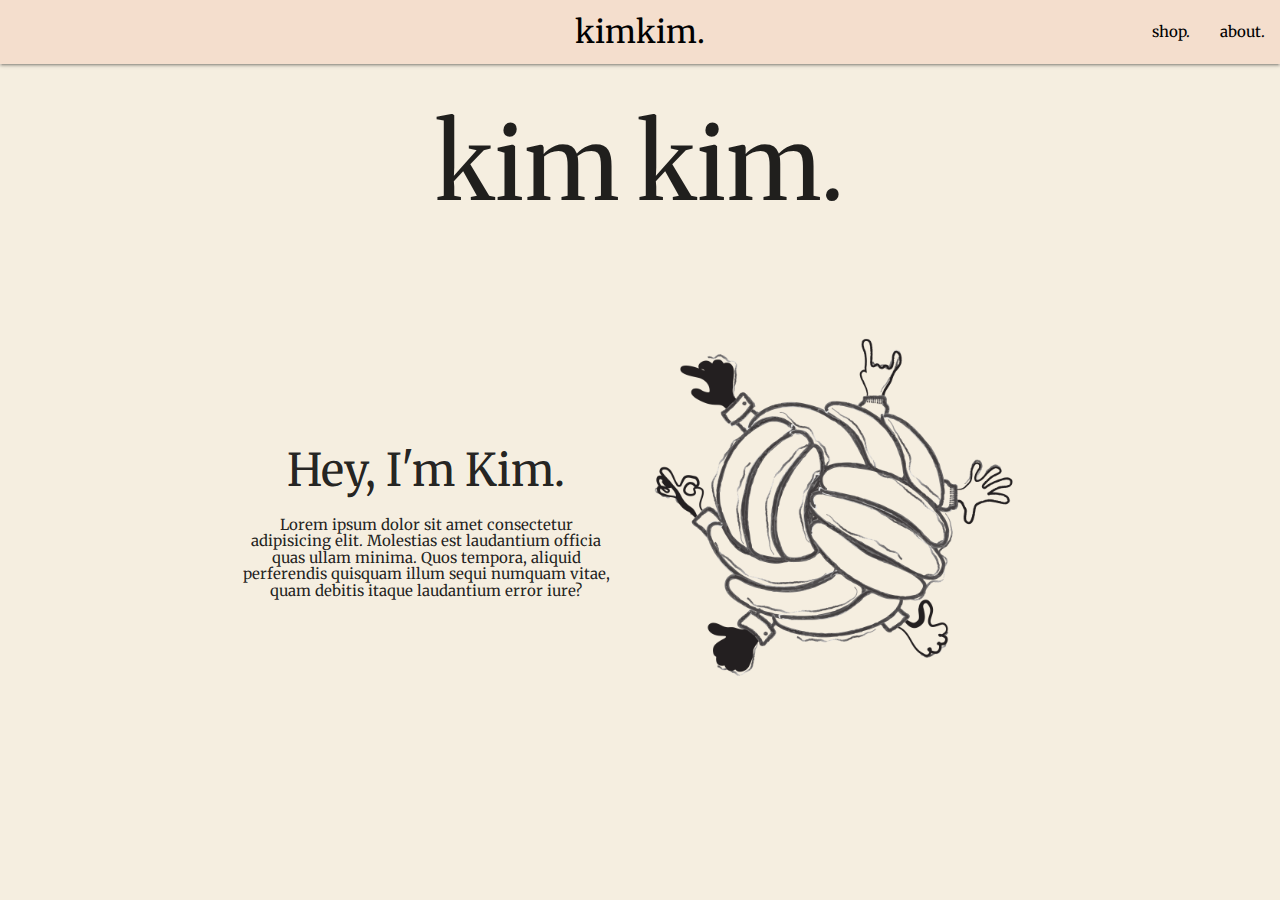
<file: index.html>
<!DOCTYPE html>
  <html>
    <head>
      <!--Import Google Icon Font-->
      <link href="https://fonts.googleapis.com/icon?family=Material+Icons" rel="stylesheet">
      <!--css imports-->
      <link type="text/css" rel="stylesheet" href="/css/materialize.css"  media="screen,projection"/>
      <link rel="stylesheet" href="/css/materialize.min.css">
      <link rel="stylesheet" href="/css/style.css">
      <link rel="stylesheet" href="/css/utilities.css">
      <!-- java imports -->
      <link rel="stylesheet" href="/javascript/script.js">
      <link rel="stylesheet" href="/javascript/materialize.min.js">
      <link rel="stylesheet" href="/javascript/materialize.js">
      <!-- font & icon imports -->
      <link rel="preconnect" href="https://fonts.gstatic.com">
      <link href="https://fonts.googleapis.com/css2?family=Merriweather:ital,wght@0,300;0,400;0,700;0,900;1,300;1,400;1,700&display=swap" rel="stylesheet">
      <link rel="stylesheet" href="https://cdnjs.cloudflare.com/ajax/libs/font-awesome/5.15.1/css/all.min.css" />

      <!--Let browser know website is optimized for mobile-->
      <meta name="viewport" content="width=device-width, initial-scale=1.0"/>
    </head>
    <body> 
    <nav>
      <div class="nav-wrapper">
        <a href="index.html" class="brand-logo center black-text">kimkim.</a>
        <ul id="nav-mobile" class="right hide-on-med-and-down">
          <li><a href="shop.html" class="black-text">shop.</a></li>
          <li><a href="collapsible.html" class="black-text">about.</a></li>
        </ul>
      </div>
    </nav>
    <div class="main-header">
        <h1>kim kim.</h1>
    </div>

    <!-- showcase -->
    <section class='container'>
        <div class="secondary-header grid">
            <div class="left-header">
                <h2 class="lg-font">Hey, I'm Kim.</h2>
                <h6 class="text-center md-font">Lorem ipsum dolor sit amet consectetur adipisicing elit. Molestias est laudantium officia quas ullam minima. Quos tempora, aliquid perferendis quisquam illum sequi numquam vitae, quam debitis itaque laudantium error iure?</h6>
            </div>
            <div class="right-header">
                <img src="img/02 copy.png" alt="">
            </div>
        </div>
    </section>
     

    


  

      <!--JavaScript at end of body for optimized loading-->
      <script type="text/javascript" src="javascript/script.js"></script>
      <script type="text/javascript" src="/javascript/materialize.min.js"></script>
    </body>
  </html>
</file>
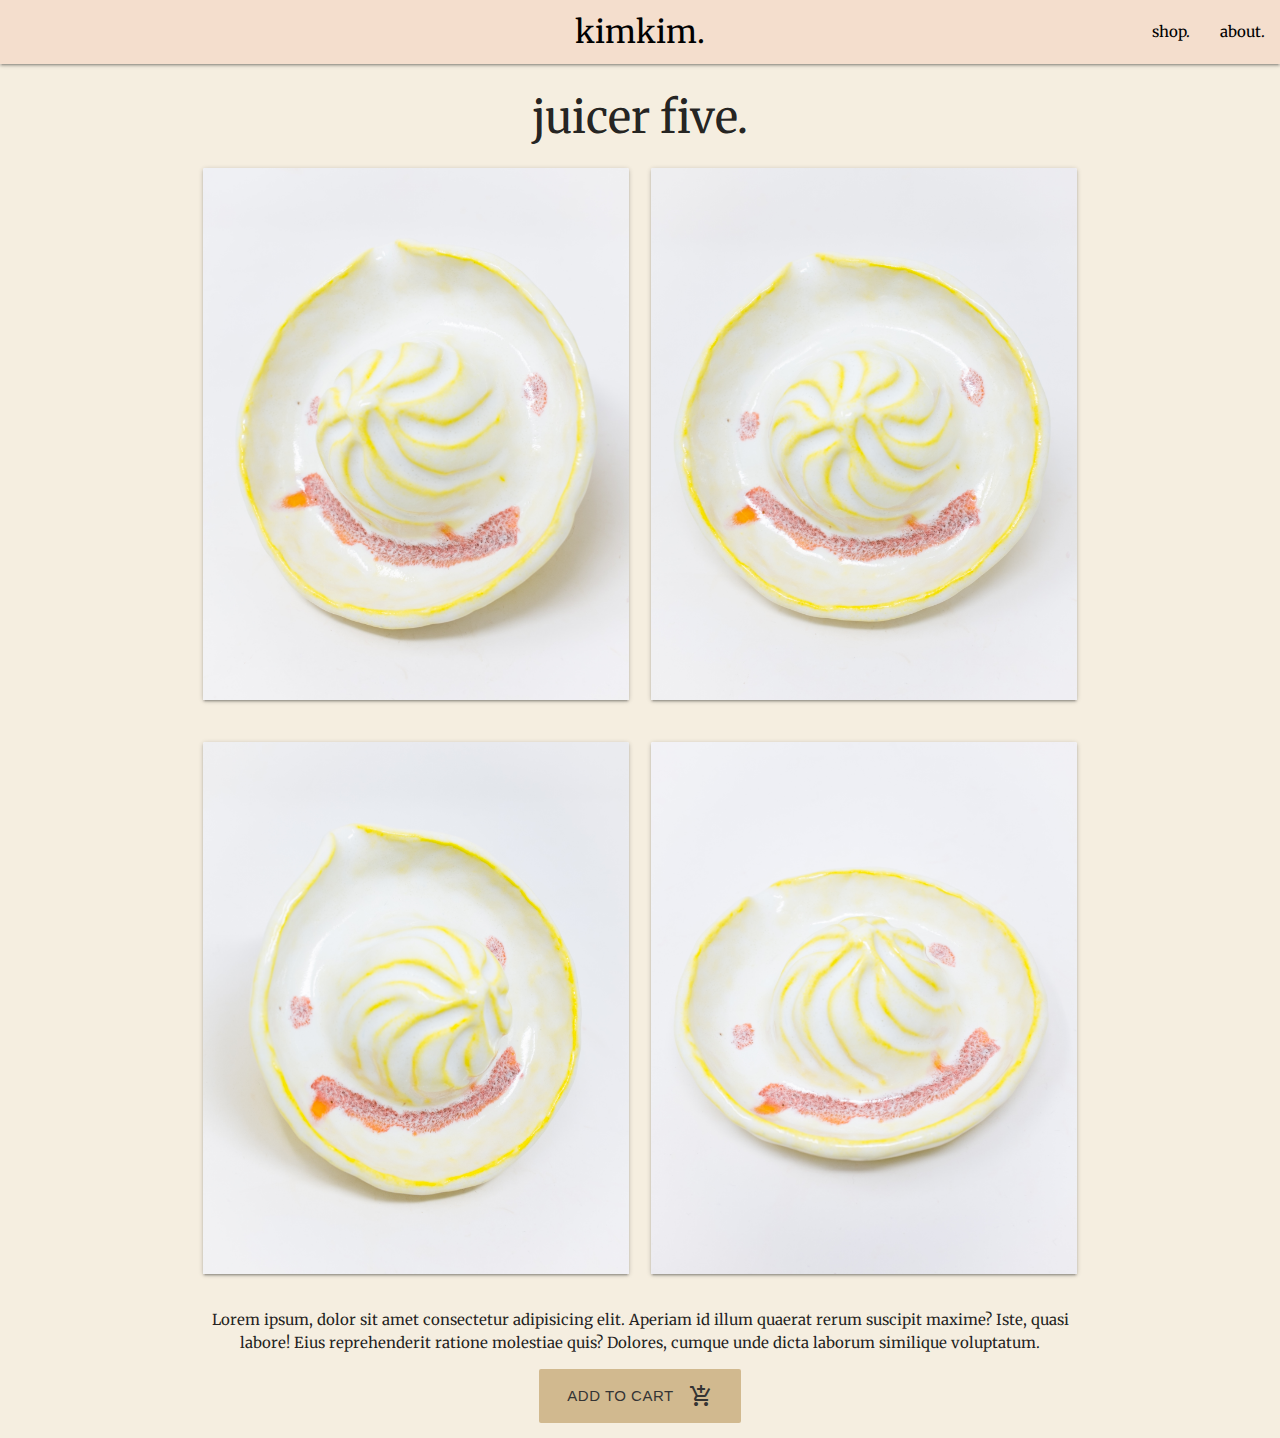
<file: product pages/david_juicer.html>
<!DOCTYPE html>
  <html>
    <head>
      <!--Import Google Icon Font-->
      <link href="https://fonts.googleapis.com/icon?family=Material+Icons" rel="stylesheet">
      <!--css imports-->
      <link type="text/css" rel="stylesheet" href="/css/materialize.css"  media="screen,projection"/>
      <link rel="stylesheet" href="/css/materialize.min.css">
      <link rel="stylesheet" href="/css/style.css">
      <link rel="stylesheet" href="/css/utilities.css">
      <!-- java imports -->
      <link rel="stylesheet" href="/javascript/script.js">
      <link rel="stylesheet" href="/javascript/materialize.min.js">
      <link rel="stylesheet" href="/javascript/materialize.js">
      <!-- font & icon imports -->
      <link rel="preconnect" href="https://fonts.gstatic.com">
      <link href="https://fonts.googleapis.com/css2?family=Merriweather:ital,wght@0,300;0,400;0,700;0,900;1,300;1,400;1,700&display=swap" rel="stylesheet">
      <link rel="stylesheet" href="https://cdnjs.cloudflare.com/ajax/libs/font-awesome/5.15.1/css/all.min.css" />

      <!--Let browser know website is optimized for mobile-->
      <meta name="viewport" content="width=device-width, initial-scale=1.0"/>
    </head>
    <body> 
     <nav>
      <div class="nav-wrapper">
        <a href="/index.html" class="brand-logo center black-text">kimkim.</a>
        <ul id="nav-mobile" class="right hide-on-med-and-down">
          <li><a href="/shop.html" class="black-text">shop.</a></li>
          <li><a href="collapsible.html" class="black-text">about.</a></li>
        </ul>
      </div>
     </nav>
     <!-- item title -->
     <div class="item-header">
        <h3 class="center lg-font">juicer five.</h3>
     </div>
     <!-- grid display -->
     <div class="container">
        <div class="row">
            <div class="col s6">
              <div class="card">
                <div class="card-image">
                  <img src="/img/product/Juicer_David1.jpg">
                </div>
              </div>
            </div>
            <div class="col s6">
              <div class="card">
                <div class="card-image">
                  <img src="/img/product/Juicer_David2.jpg">
                </div>
              </div>
            </div>
        </div>
     </div>
     <div class="container">
        <div class="row">
            <div class="col s6">
              <div class="card">
                <div class="card-image">
                  <img src="/img/product/Juicer_David3.jpg">
                </div>
              </div>
            </div>
            <div class="col s6">
              <div class="card">
                <div class="card-image">
                  <img src="/img/product/Juicer_David4.jpg">
                </div>
              </div>
            </div>
        </div>
     </div>
     <!-- item info and buy button? -->
     <div class="container center">
         <p class="md-font center">
             Lorem ipsum, dolor sit amet consectetur adipisicing elit. Aperiam id illum quaerat rerum suscipit maxime? Iste, quasi labore! Eius reprehenderit ratione molestiae quis? Dolores, cumque unde dicta laborum similique voluptatum.
         </p>
         <a class="btn-large btn-flat btn-add-to-cart"><i class="material-icons right">add_shopping_cart</i>add to cart</a>
         
     </div>
        
     </div>
    </body>
  </html>
</file>
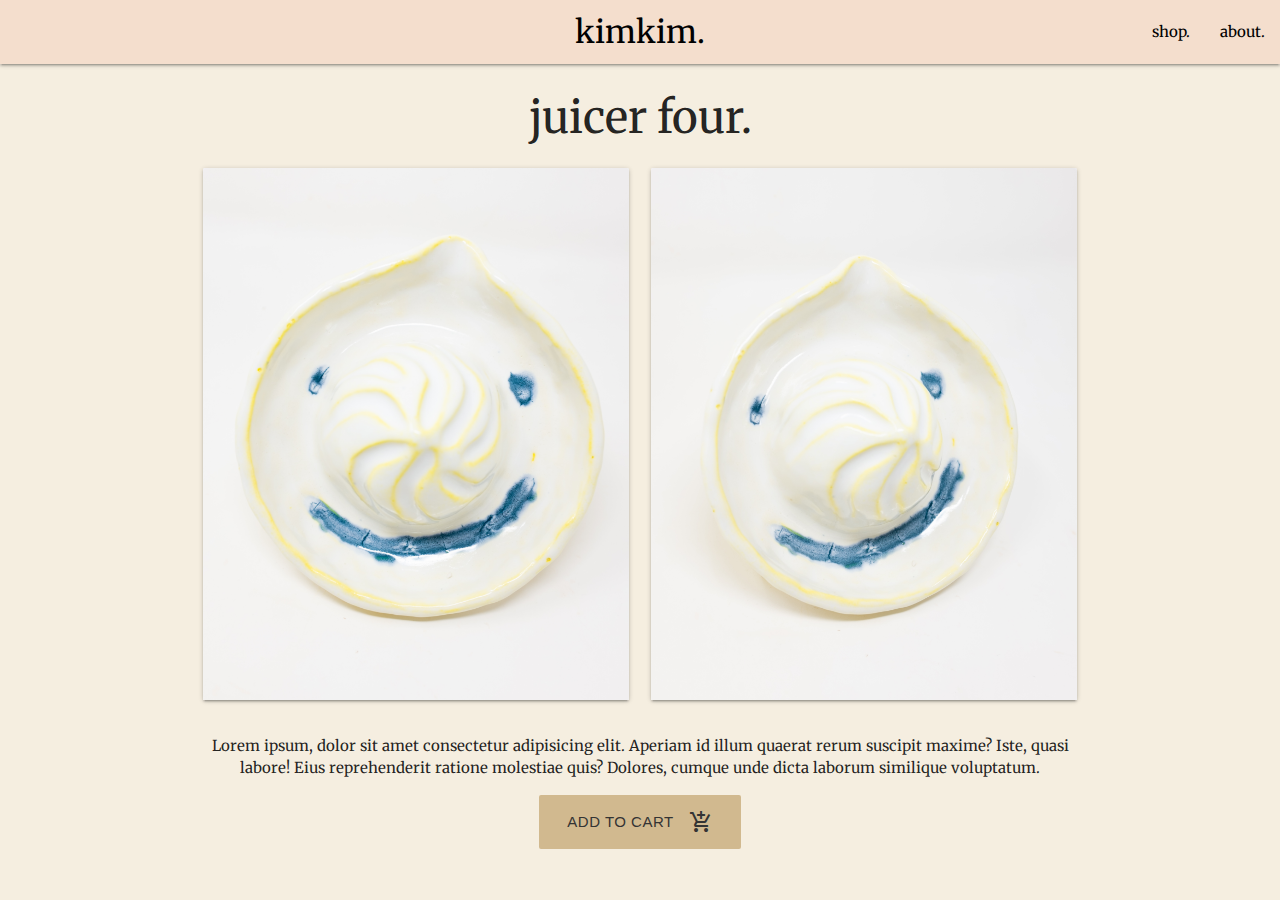
<file: product pages/juicer_juicer.html>
<!DOCTYPE html>
  <html>
    <head>
      <!--Import Google Icon Font-->
      <link href="https://fonts.googleapis.com/icon?family=Material+Icons" rel="stylesheet">
      <!--css imports-->
      <link type="text/css" rel="stylesheet" href="/css/materialize.css"  media="screen,projection"/>
      <link rel="stylesheet" href="/css/materialize.min.css">
      <link rel="stylesheet" href="/css/style.css">
      <link rel="stylesheet" href="/css/utilities.css">
      <!-- java imports -->
      <link rel="stylesheet" href="/javascript/script.js">
      <link rel="stylesheet" href="/javascript/materialize.min.js">
      <link rel="stylesheet" href="/javascript/materialize.js">
      <!-- font & icon imports -->
      <link rel="preconnect" href="https://fonts.gstatic.com">
      <link href="https://fonts.googleapis.com/css2?family=Merriweather:ital,wght@0,300;0,400;0,700;0,900;1,300;1,400;1,700&display=swap" rel="stylesheet">
      <link rel="stylesheet" href="https://cdnjs.cloudflare.com/ajax/libs/font-awesome/5.15.1/css/all.min.css" />

      <!--Let browser know website is optimized for mobile-->
      <meta name="viewport" content="width=device-width, initial-scale=1.0"/>
    </head>
    <body> 
     <nav>
      <div class="nav-wrapper">
        <a href="/index.html" class="brand-logo center black-text">kimkim.</a>
        <ul id="nav-mobile" class="right hide-on-med-and-down">
          <li><a href="/shop.html" class="black-text">shop.</a></li>
          <li><a href="collapsible.html" class="black-text">about.</a></li>
        </ul>
      </div>
     </nav>
     <!-- item title -->
     <div class="item-header">
        <h3 class="center lg-font">juicer four.</h3>
     </div>
     <!-- grid display -->
     <div class="container">
        <div class="row">
            <div class="col s6">
              <div class="card">
                <div class="card-image">
                  <img src="/img/product/Juicer1.jpg">
                </div>
              </div>
            </div>
            <div class="col s6">
              <div class="card">
                <div class="card-image">
                  <img src="/img/product/Juicer1-2.jpg">
                </div>
              </div>
            </div>
        </div>
     </div>
     <!-- item info and buy button? -->
     <div class="container center">
         <p class="md-font center">
             Lorem ipsum, dolor sit amet consectetur adipisicing elit. Aperiam id illum quaerat rerum suscipit maxime? Iste, quasi labore! Eius reprehenderit ratione molestiae quis? Dolores, cumque unde dicta laborum similique voluptatum.
         </p>
         <a class="btn-large btn-flat btn-add-to-cart"><i class="material-icons right">add_shopping_cart</i>add to cart</a>
         
     </div>
        
     </div>
    </body>
  </html>
</file>
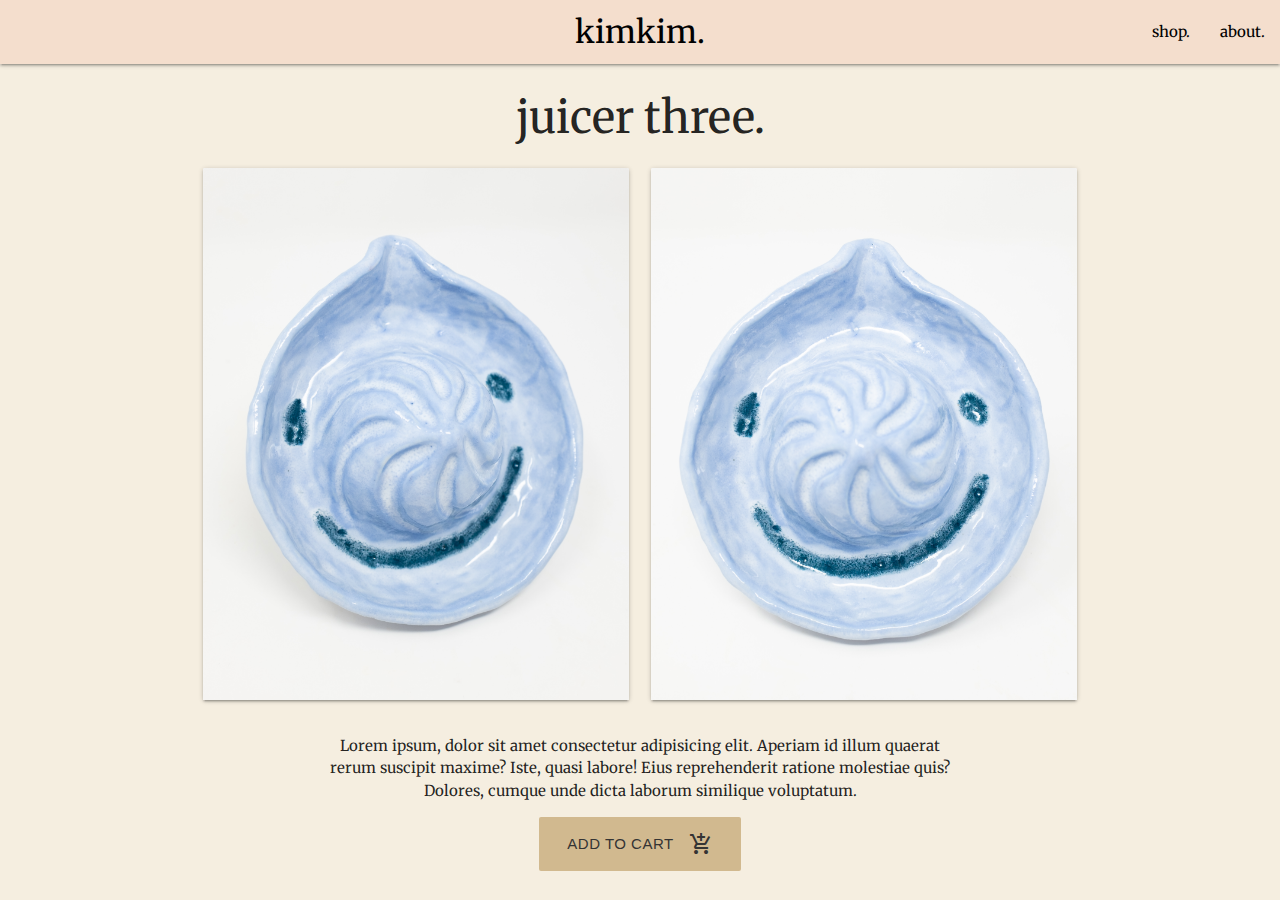
<file: product pages/mary_juicer.html>
<!DOCTYPE html>
  <html>
    <head>
      <!--Import Google Icon Font-->
      <link href="https://fonts.googleapis.com/icon?family=Material+Icons" rel="stylesheet">
      <!--css imports-->
      <link type="text/css" rel="stylesheet" href="/css/materialize.css"  media="screen,projection"/>
      <link rel="stylesheet" href="/css/materialize.min.css">
      <link rel="stylesheet" href="/css/style.css">
      <link rel="stylesheet" href="/css/utilities.css">
      <!-- java imports -->
      <link rel="stylesheet" href="/javascript/script.js">
      <link rel="stylesheet" href="/javascript/materialize.min.js">
      <link rel="stylesheet" href="/javascript/materialize.js">
      <!-- font & icon imports -->
      <link rel="preconnect" href="https://fonts.gstatic.com">
      <link href="https://fonts.googleapis.com/css2?family=Merriweather:ital,wght@0,300;0,400;0,700;0,900;1,300;1,400;1,700&display=swap" rel="stylesheet">
      <link rel="stylesheet" href="https://cdnjs.cloudflare.com/ajax/libs/font-awesome/5.15.1/css/all.min.css" />

      <!--Let browser know website is optimized for mobile-->
      <meta name="viewport" content="width=device-width, initial-scale=1.0"/>
    </head>
    <body> 
     <nav>
      <div class="nav-wrapper">
        <a href="/index.html" class="brand-logo center black-text">kimkim.</a>
        <ul id="nav-mobile" class="right hide-on-med-and-down">
          <li><a href="/shop.html" class="black-text">shop.</a></li>
          <li><a href="collapsible.html" class="black-text">about.</a></li>
        </ul>
      </div>
     </nav>
     <!-- item title -->
     <div class="item-header">
        <h3 class="center lg-font">juicer three.</h3>
     </div>
     <!-- grid display -->
     <div class="container">
        <div class="row">
            <div class="col s6">
              <div class="card">
                <div class="card-image">
                  <img src="/img/product/Juicer_Mary.jpg">
                </div>
              </div>
            </div>
            <div class="col s6">
              <div class="card">
                <div class="card-image">
                  <img src="/img/product/Juicer_Mary2.jpg">
                </div>
              </div>
            </div>
     </div>
     <!-- item info and buy button? -->
     <div class="container center">
         <p class="md-font center">
             Lorem ipsum, dolor sit amet consectetur adipisicing elit. Aperiam id illum quaerat rerum suscipit maxime? Iste, quasi labore! Eius reprehenderit ratione molestiae quis? Dolores, cumque unde dicta laborum similique voluptatum.
         </p>
         <a class="btn-large btn-flat btn-add-to-cart"><i class="material-icons right">add_shopping_cart</i>add to cart</a>
         
     </div>
        
     </div>
    </body>
  </html>
</file>
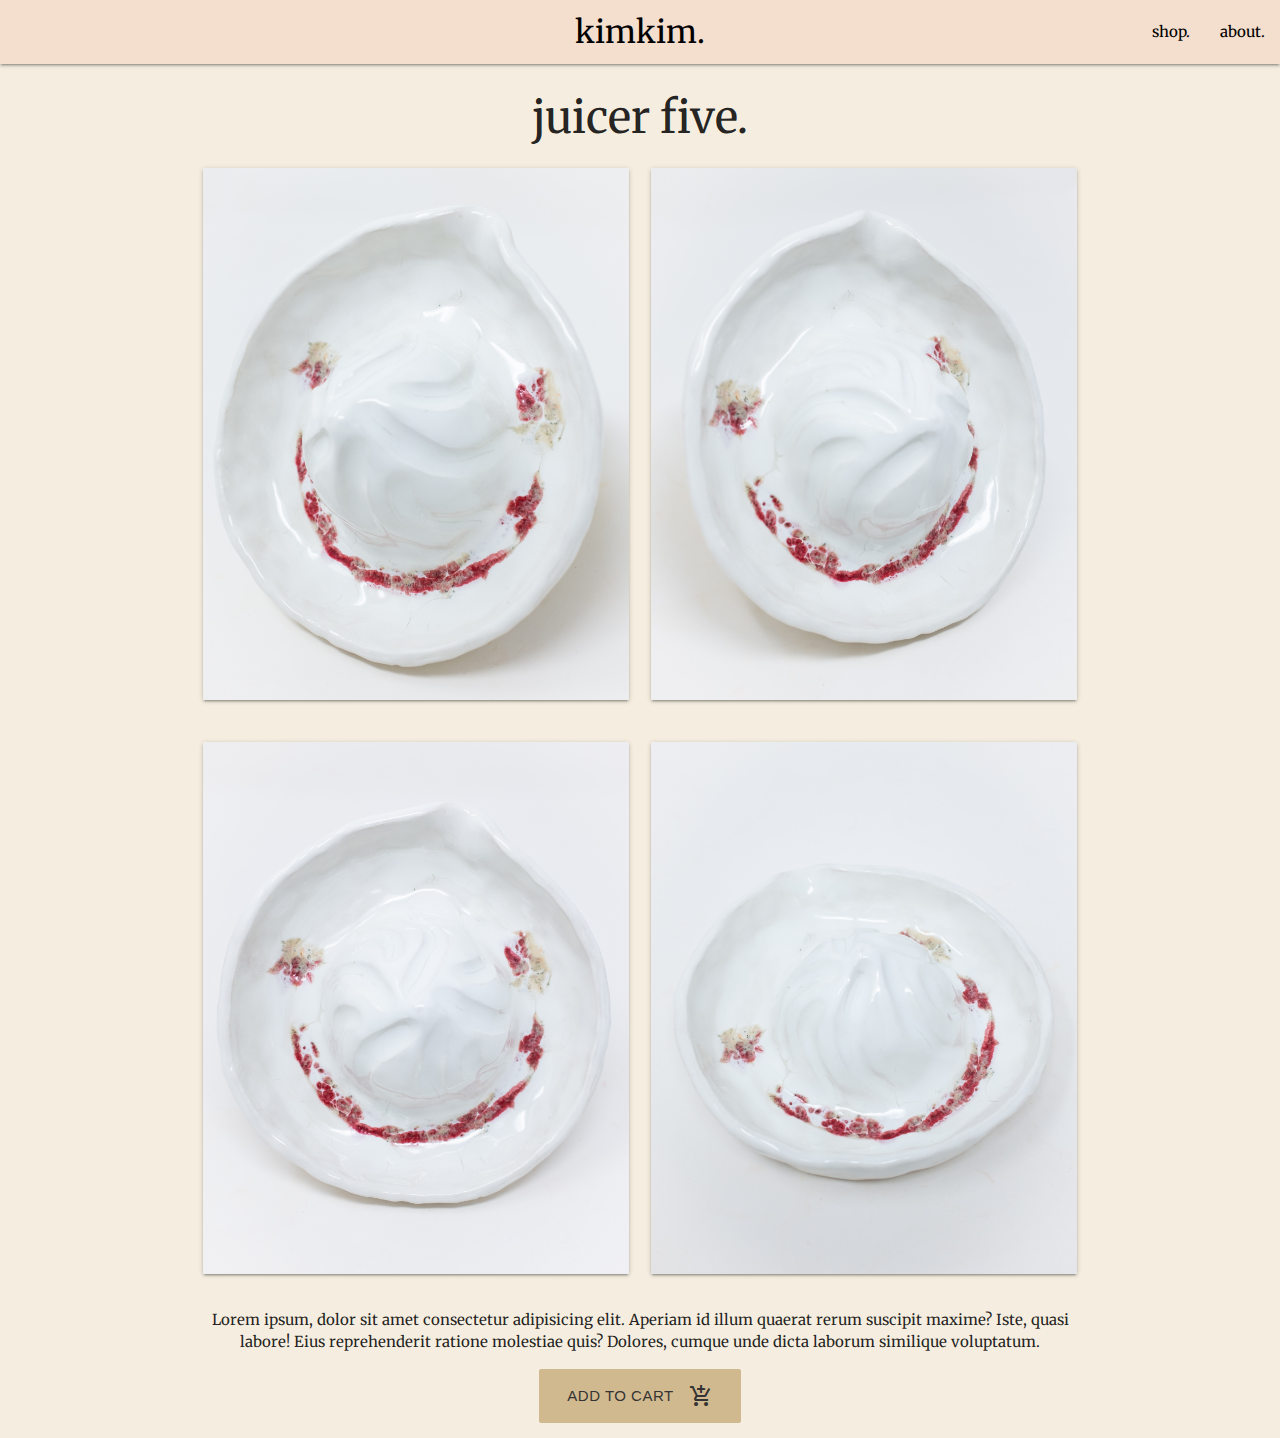
<file: product pages/samantha_juicer.html>
<!DOCTYPE html>
  <html>
    <head>
      <!--Import Google Icon Font-->
      <link href="https://fonts.googleapis.com/icon?family=Material+Icons" rel="stylesheet">
      <!--css imports-->
      <link type="text/css" rel="stylesheet" href="/css/materialize.css"  media="screen,projection"/>
      <link rel="stylesheet" href="/css/materialize.min.css">
      <link rel="stylesheet" href="/css/style.css">
      <link rel="stylesheet" href="/css/utilities.css">
      <!-- java imports -->
      <link rel="stylesheet" href="/javascript/script.js">
      <link rel="stylesheet" href="/javascript/materialize.min.js">
      <link rel="stylesheet" href="/javascript/materialize.js">
      <!-- font & icon imports -->
      <link rel="preconnect" href="https://fonts.gstatic.com">
      <link href="https://fonts.googleapis.com/css2?family=Merriweather:ital,wght@0,300;0,400;0,700;0,900;1,300;1,400;1,700&display=swap" rel="stylesheet">
      <link rel="stylesheet" href="https://cdnjs.cloudflare.com/ajax/libs/font-awesome/5.15.1/css/all.min.css" />

      <!--Let browser know website is optimized for mobile-->
      <meta name="viewport" content="width=device-width, initial-scale=1.0"/>
    </head>
    <body> 
     <nav>
      <div class="nav-wrapper">
        <a href="/index.html" class="brand-logo center black-text">kimkim.</a>
        <ul id="nav-mobile" class="right hide-on-med-and-down">
          <li><a href="/shop.html" class="black-text">shop.</a></li>
          <li><a href="collapsible.html" class="black-text">about.</a></li>
        </ul>
      </div>
     </nav>
     <!-- item title -->
     <div class="item-header">
        <h3 class="center lg-font">juicer five.</h3>
     </div>
     <!-- grid display -->
     <div class="container">
        <div class="row">
            <div class="col s6">
              <div class="card">
                <div class="card-image">
                  <img src="/img/product/Juicer_Samantha1.jpg">
                </div>
              </div>
            </div>
            <div class="col s6">
              <div class="card">
                <div class="card-image">
                  <img src="/img/product/Juicer_Samantha2.jpg">
                </div>
              </div>
            </div>
        </div>
     </div>
     <div class="container">
        <div class="row">
            <div class="col s6">
              <div class="card">
                <div class="card-image">
                  <img src="/img/product/Juicer_Samantha3.jpg">
                </div>
              </div>
            </div>
            <div class="col s6">
              <div class="card">
                <div class="card-image">
                  <img src="/img/product/Juicer_Samantha4.jpg">
                </div>
              </div>
            </div>
        </div>
     </div>
     <!-- item info and buy button? -->
     <div class="container center">
         <p class="md-font center">
             Lorem ipsum, dolor sit amet consectetur adipisicing elit. Aperiam id illum quaerat rerum suscipit maxime? Iste, quasi labore! Eius reprehenderit ratione molestiae quis? Dolores, cumque unde dicta laborum similique voluptatum.
         </p>
         <a class="btn-large btn-flat btn-add-to-cart"><i class="material-icons right">add_shopping_cart</i>add to cart</a>
         
     </div>
        
     </div>
    </body>
  </html>
</file>
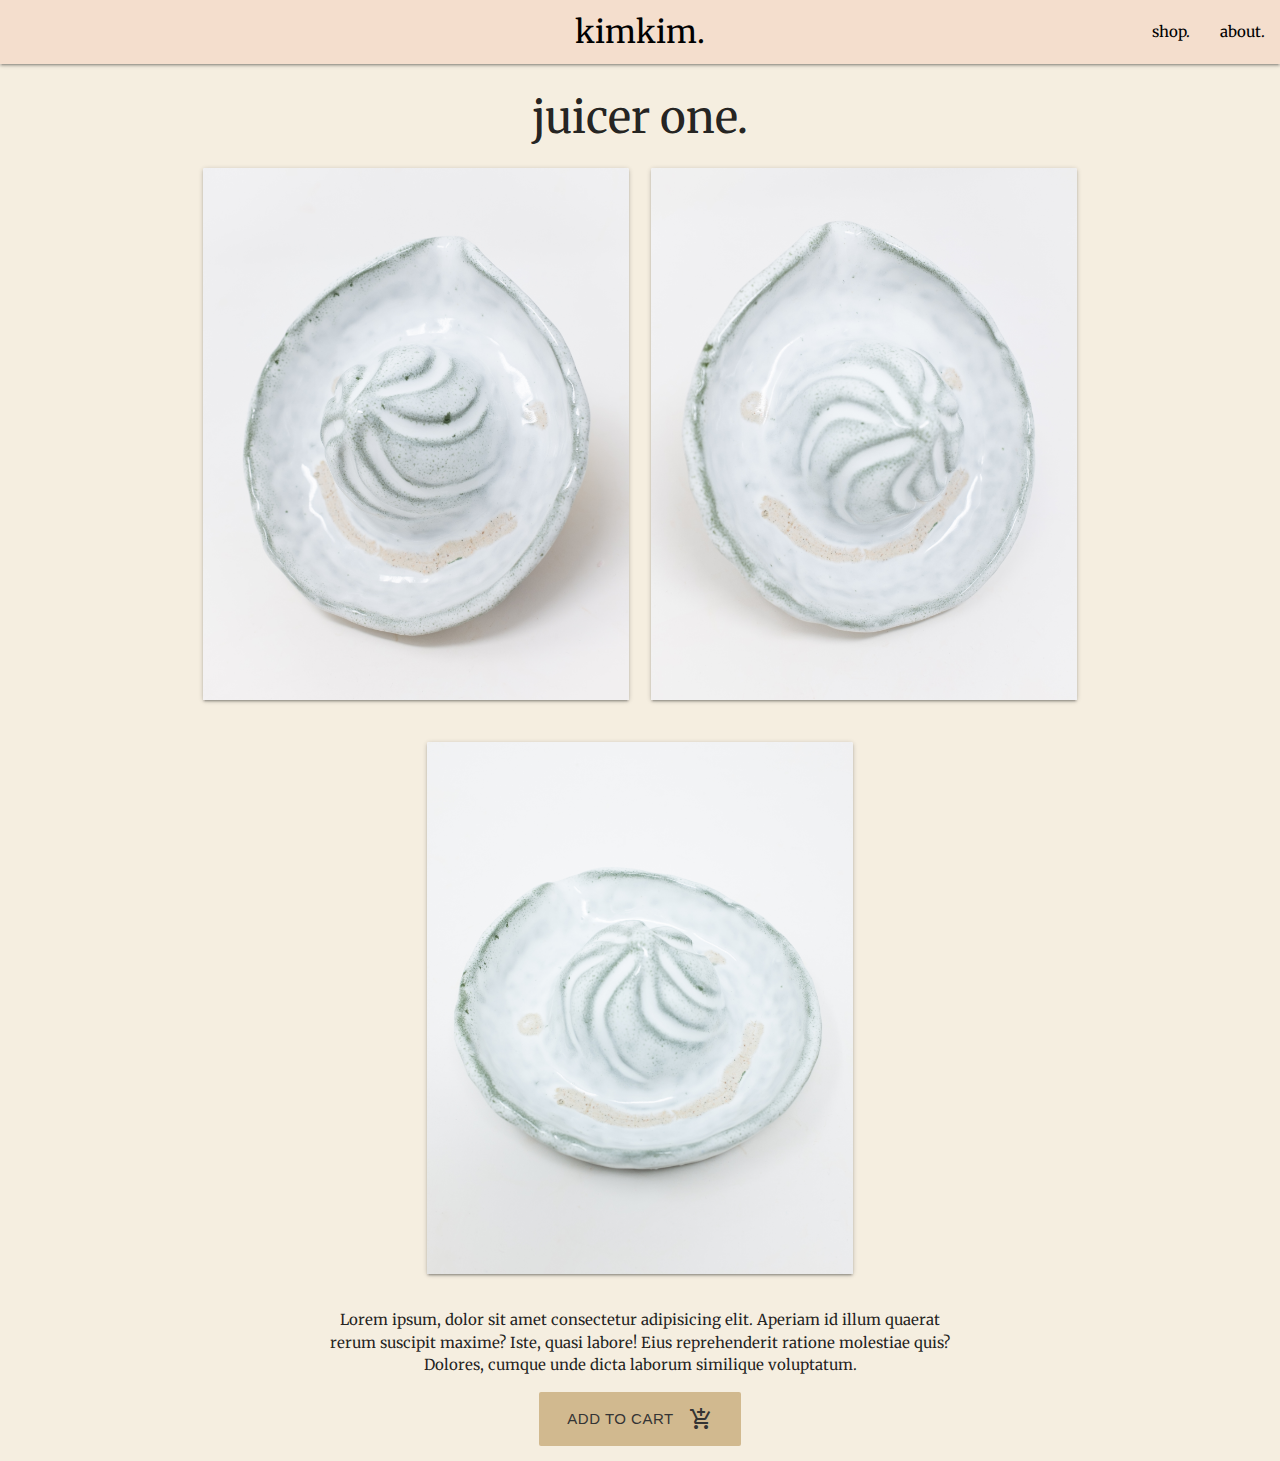
<file: product pages/zoraida_juicer.html>
<!DOCTYPE html>
  <html>
    <head>
      <!--Import Google Icon Font-->
      <link href="https://fonts.googleapis.com/icon?family=Material+Icons" rel="stylesheet">
      <!--css imports-->
      <link type="text/css" rel="stylesheet" href="/css/materialize.css"  media="screen,projection"/>
      <link rel="stylesheet" href="/css/materialize.min.css">
      <link rel="stylesheet" href="/css/style.css">
      <link rel="stylesheet" href="/css/utilities.css">
      <!-- java imports -->
      <link rel="stylesheet" href="/javascript/script.js">
      <link rel="stylesheet" href="/javascript/materialize.min.js">
      <link rel="stylesheet" href="/javascript/materialize.js">
      <!-- font & icon imports -->
      <link rel="preconnect" href="https://fonts.gstatic.com">
      <link href="https://fonts.googleapis.com/css2?family=Merriweather:ital,wght@0,300;0,400;0,700;0,900;1,300;1,400;1,700&display=swap" rel="stylesheet">
      <link rel="stylesheet" href="https://cdnjs.cloudflare.com/ajax/libs/font-awesome/5.15.1/css/all.min.css" />

      <!--Let browser know website is optimized for mobile-->
      <meta name="viewport" content="width=device-width, initial-scale=1.0"/>
    </head>
    <body> 
     <nav>
      <div class="nav-wrapper">
        <a href="/index.html" class="brand-logo center black-text">kimkim.</a>
        <ul id="nav-mobile" class="right hide-on-med-and-down">
          <li><a href="/shop.html" class="black-text">shop.</a></li>
          <li><a href="collapsible.html" class="black-text">about.</a></li>
        </ul>
      </div>
     </nav>
     <!-- item title -->
     <div class="item-header">
        <h3 class="center lg-font">juicer one.</h3>
     </div>
     <!-- grid display -->
     <div class="container">
        <div class="row">
            <div class="col s6">
              <div class="card">
                <div class="card-image">
                  <img src="/img/product/Juicer_Zoraida.jpg">
                </div>
              </div>
            </div>
            <div class="col s6">
              <div class="card">
                <div class="card-image">
                  <img src="/img/product/Juicer_Zoraida2.jpg">
                </div>
              </div>
            </div>
       </div>
     </div>
     <div class="container">
        <div class="row">
            <div class="col s6 push-s3">
              <div class="card center">
                <div class="card-image">
                  <img src="/img/product/Juicer_Zoraida3.jpg" class="center">
                </div>
              </div>
            </div>
        </div>    
     
     <!-- item info and buy button? -->
    <div class="container center">
         <p class="md-font center">
             Lorem ipsum, dolor sit amet consectetur adipisicing elit. Aperiam id illum quaerat rerum suscipit maxime? Iste, quasi labore! Eius reprehenderit ratione molestiae quis? Dolores, cumque unde dicta laborum similique voluptatum.
         </p>
         <a class="btn-large btn-flat btn-add-to-cart"><i class="material-icons right">add_shopping_cart</i>add to cart</a>
         
    </div>

    </body>
  </html>
</file>
<file: css/style.css>
* {
    padding: 0;
    margin: 0;
}

a {
    text-decoration: none;
    color: #000
}

body {
    background-color: #F5EEE0;   
}



::-webkit-scrollbar {
    display: none;
}

.main-header h1 {
    font-family: Merriweather;
    font-size: 7rem;
    text-align: center;
    
}

.nav-wrapper {
    background-color: #F4DECD;
}

.nav-wrapper a {
    font-family: Merriweather;
}

.secondary-header {
    margin-top: 50px;
    padding: 50px;
}

.left-header {
    font-family: Merriweather; 
}

.left-header p {
    max-width: 300px;
}

.right-header img {
    width: 90%;
    
}

.right-header {
    grid-column: 2 / 5;
    grid: 1 / -4;
    
   
}

.shop-header {
    margin-bottom: 150px;
}

/* bowl one */
.bowl-one-header {
    text-align: center;
}
</file>
<file: css/utilities.css>
:root {
    --beige: #F5EEE0;
    --dark-beige: #D1B98F;
    --azure: #E0F3F5;
    --champagne-pink: #F4DECD;
    --light-pink: #F5EBE6;
    
}

/* content holders */


.flex {
    display: flex;
    justify-content: center;
    align-items: center;
    text-align: center;
    height: 100%;
}

.grid {
    display: grid;
    grid-template-columns: repeat(2, 1fr);
    /* grid-template-rows: repeat(2, 1fr); */
    gap: 20px;
    justify-content: center;
    align-items: center;
    text-align: center;
    height: 100%;
}

/* headers */
/* .item-header {
    margin-top: ;
} */

  
/* fonts */
.sm-font {
    font-family: 'Merriweather';
    font-size: .9rem;
}

.md-font {
    font-family: Merriweather;
    font-size: 1rem;
}

.lg-font {
    font-family: Merriweather;
    font-size: 3rem;
}

.text-center {
    text-align: center;
}


/* buttons */
.btn-add-to-cart {
    margin-top: 1rem;
    margin-bottom: 1rem;
    background-color: var(--dark-beige);
}

.btn-add-to-cart:hover {
    background-color: var(--champagne-pink);
}
</file>
